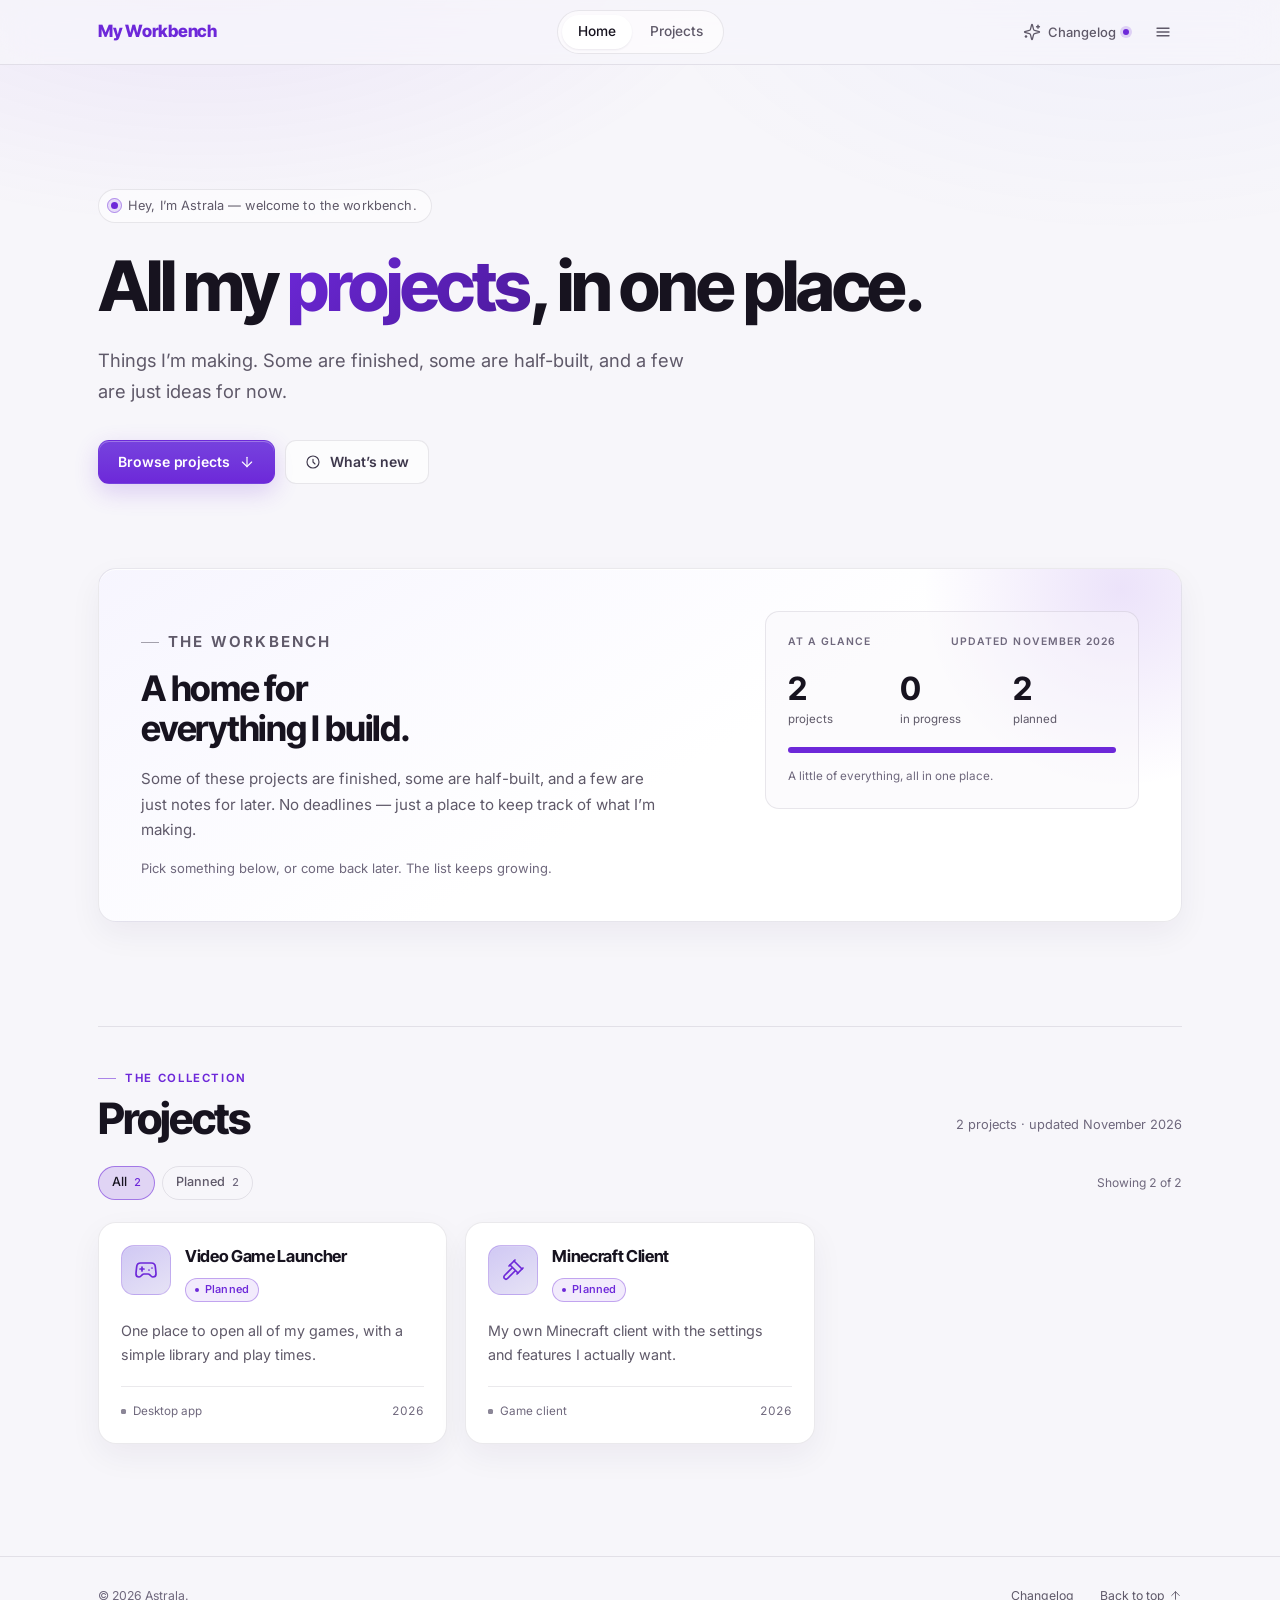
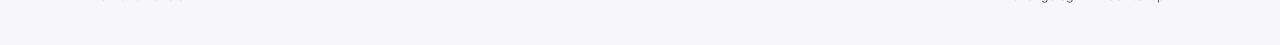
<file: index.html>
<!doctype html>
<html lang="en" data-theme="dark" data-accent="violet" data-motion="full">
<head>
  <meta charset="utf-8">
  <meta name="viewport" content="width=device-width, initial-scale=1">
  <meta name="description" content="A workbench for all of Astrala's projects — finished, in progress, and just ideas for now.">
  <meta name="theme-color" content="#09090d">
  <title>My Workbench — Projects by Astrala</title>

  <link rel="icon" href="favicon.svg" type="image/svg+xml">
  <link rel="preconnect" href="https://fonts.googleapis.com">
  <link rel="preconnect" href="https://fonts.gstatic.com" crossorigin>
  <link href="https://fonts.googleapis.com/css2?family=Inter+Tight:wght@500..800&family=Inter:wght@400..600&display=swap" rel="stylesheet">
  <link rel="stylesheet" href="styles.css?v=1.1.1">

  <script>
    // Apply saved appearance before the first paint so the page never flashes.
    (function () {
      var root = document.documentElement;
      var settings = {};
      try { settings = JSON.parse(localStorage.getItem("workbench.settings") || "{}"); } catch (error) {}
      var theme = settings.theme === "light" || settings.theme === "dark" ? settings.theme : "system";
      var accent = ["violet", "blue", "teal", "rose", "amber"].indexOf(settings.accent) > -1 ? settings.accent : "violet";
      var reduce = typeof settings.reducedMotion === "boolean"
        ? settings.reducedMotion
        : window.matchMedia("(prefers-reduced-motion: reduce)").matches;
      var dark = theme === "dark" || (theme === "system" && window.matchMedia("(prefers-color-scheme: dark)").matches);
      root.setAttribute("data-theme", dark ? "dark" : "light");
      root.setAttribute("data-theme-pref", theme);
      root.setAttribute("data-accent", accent);
      root.setAttribute("data-motion", reduce ? "reduced" : "full");
      root.classList.add("js");

      // Safety net: if app.js fails to finish (for example after an update),
      // reveal the content instead of leaving the page blank.
      window.setTimeout(function () {
        if (!root.classList.contains("js-ready")) root.classList.add("js-failed");
      }, 2500);
    })();
  </script>
</head>
<body>
  <a class="skip-link" href="#home">Skip to content</a>

  <header class="topbar" id="topbar">
    <div class="topbar-inner">
      <a class="brand" href="#home">
        <span class="brand-my">My&nbsp;</span><span>Workbench</span>
      </a>

      <nav class="site-nav" aria-label="Sections">
        <a class="nav-link" href="#home" data-section="home">Home</a>
        <a class="nav-link" href="#projects" data-section="projects">Projects</a>
      </nav>

      <div class="topbar-actions">
        <button class="changelog-trigger" id="changelogTrigger" type="button"
                aria-haspopup="dialog" aria-expanded="false" aria-controls="changelogPopover"
                aria-label="Open changelog">
          <svg class="icon" viewBox="0 0 24 24" aria-hidden="true" focusable="false">
            <path d="M9.94 15.5a2 2 0 0 0-1.44-1.44l-6.13-1.58a.5.5 0 0 1 0-.96L8.5 9.94A2 2 0 0 0 9.94 8.5l1.58-6.14a.5.5 0 0 1 .96 0l1.58 6.14a2 2 0 0 0 1.44 1.44l6.14 1.58a.5.5 0 0 1 0 .96l-6.14 1.58a2 2 0 0 0-1.44 1.44l-1.58 6.14a.5.5 0 0 1-.96 0Z"/>
            <path d="M20 3v4"/><path d="M22 5h-4"/><path d="M4 17v2"/><path d="M5 18H3"/>
          </svg>
          <span class="trigger-label">Changelog</span>
          <span class="update-dot" id="updateDot" aria-hidden="true" hidden></span>
        </button>

        <button class="menu-trigger" id="settingsTrigger" type="button"
                aria-label="Quick settings" aria-haspopup="dialog" aria-expanded="false"
                aria-controls="settingsPanel">
          <svg class="icon icon-menu" viewBox="0 0 24 24" aria-hidden="true" focusable="false">
            <path d="M4 7h16"/><path d="M4 12h16"/><path d="M4 17h16"/>
          </svg>
        </button>
      </div>
    </div>
  </header>

  <main>
    <section class="hero" id="home" aria-labelledby="hero-title">
      <div class="container">
        <p class="eyebrow" data-reveal style="--delay:0ms">
          <span class="pulse-dot" aria-hidden="true"></span>
          <span>Hey, I&rsquo;m <span id="heroName">Astrala</span> &mdash; welcome to the workbench.</span>
        </p>

        <h1 id="hero-title" data-reveal style="--delay:60ms">
          All my <span class="accent-text">projects</span>, in one place.
        </h1>

        <p class="lede" data-reveal style="--delay:120ms">
          Things I&rsquo;m making. Some are finished, some are half-built,
          and a few are just ideas for now.
        </p>

        <div class="hero-actions" data-reveal style="--delay:180ms">
          <a class="btn btn-primary" href="#projects">
            Browse projects
            <svg class="icon" viewBox="0 0 24 24" aria-hidden="true" focusable="false">
              <path d="M12 5v14"/><path d="m19 12-7 7-7-7"/>
            </svg>
          </a>
          <button class="btn btn-ghost" type="button" data-open-changelog>
            <svg class="icon" viewBox="0 0 24 24" aria-hidden="true" focusable="false">
              <path d="M12 8v4l3 3"/><circle cx="12" cy="12" r="9"/>
            </svg>
            What&rsquo;s new
          </button>
        </div>
      </div>
    </section>

    <section class="about" aria-labelledby="about-title">
      <div class="container">
        <div class="about-card" data-reveal>
          <div class="about-copy">
            <p class="kicker">The workbench</p>
            <h2 id="about-title">A home for everything I build.</h2>
            <p>
              Some of these projects are finished, some are half-built, and a few
              are just notes for later. No deadlines &mdash; just a place to keep
              track of what I&rsquo;m making.
            </p>
            <p class="about-hint">
              Pick something below, or come back later. The list keeps growing.
            </p>
          </div>

          <div class="numbers-card">
            <div class="numbers-head">
              <span>At a glance</span>
              <span id="updatedLabel">Updated November 2026</span>
            </div>
            <div class="number-grid">
              <div>
                <strong id="statTotal">6</strong>
                <span>projects</span>
              </div>
              <div>
                <strong id="statActive">2</strong>
                <span>in progress</span>
              </div>
              <div>
                <strong id="statPlanned">3</strong>
                <span>planned</span>
              </div>
            </div>
            <div class="status-bar" id="statusBar" aria-hidden="true"></div>
            <p class="numbers-note">A little of everything, all in one place.</p>
          </div>
        </div>
      </div>
    </section>

    <section class="projects" id="projects" aria-labelledby="projects-title">
      <div class="container">
        <div class="section-head" data-reveal>
          <div>
            <p class="kicker">The collection</p>
            <h2 id="projects-title">Projects</h2>
          </div>
          <p class="section-note" id="projectsNote">6 projects &middot; updated November 2026</p>
        </div>

        <div class="filter-row" data-reveal style="--delay:60ms">
          <div class="filters" id="filters" role="group" aria-label="Filter projects by status"></div>
          <p class="filter-count" id="filterCount" aria-live="polite">Showing 6 of 6</p>
        </div>

        <div class="project-grid" id="projectGrid"></div>
        <p class="empty-state" id="emptyState" hidden>
          Nothing here yet. Try another filter.
        </p>

        <noscript>
          <p class="empty-state">Enable JavaScript to see the project list.</p>
        </noscript>
      </div>
    </section>
  </main>

  <footer class="site-footer">
    <div class="container footer-inner">
      <p>
        &copy; <span id="year">2026</span> <span id="footerName">Astrala</span>.
      </p>
      <div class="footer-links">
        <button class="text-btn" type="button" data-open-changelog>Changelog</button>
        <a class="back-top" href="#home">
          Back to top
          <svg class="icon" viewBox="0 0 24 24" aria-hidden="true" focusable="false">
            <path d="m5 12 7-7 7 7"/><path d="M12 19V5"/>
          </svg>
        </a>
      </div>
    </div>
  </footer>

  <!-- Shared dimmer for the settings drawer and changelog. -->
  <div class="scrim" id="scrim" aria-hidden="true"></div>

  <!-- Quick settings -->
  <aside class="drawer" id="settingsPanel" role="dialog" aria-modal="true"
         aria-labelledby="settingsTitle" aria-hidden="true" inert>
    <div class="drawer-head">
      <div>
        <p class="kicker">Make it yours</p>
        <h2 id="settingsTitle">Quick settings</h2>
      </div>
      <button class="icon-btn" type="button" data-close-overlay aria-label="Close settings">
        <svg class="icon" viewBox="0 0 24 24" aria-hidden="true" focusable="false">
          <path d="M18 6 6 18"/><path d="m6 6 12 12"/>
        </svg>
      </button>
    </div>

    <div class="drawer-body">
      <section class="setting-group" aria-labelledby="themeLabel">
        <h3 id="themeLabel">Theme</h3>
        <div class="theme-grid" role="radiogroup" aria-labelledby="themeLabel">
          <button class="theme-option" type="button" role="radio" data-theme-option="dark" aria-checked="true">
            <span class="theme-preview theme-preview--dark" aria-hidden="true">
              <span></span><span></span><span></span>
            </span>
            <span class="theme-label">Dark</span>
          </button>
          <button class="theme-option" type="button" role="radio" data-theme-option="light" aria-checked="false">
            <span class="theme-preview theme-preview--light" aria-hidden="true">
              <span></span><span></span><span></span>
            </span>
            <span class="theme-label">Light</span>
          </button>
          <button class="theme-option" type="button" role="radio" data-theme-option="system" aria-checked="false">
            <span class="theme-preview theme-preview--system" aria-hidden="true">
              <span></span><span></span><span></span>
            </span>
            <span class="theme-label">System</span>
          </button>
        </div>
      </section>

      <section class="setting-group" aria-labelledby="accentLabel">
        <div class="setting-label-row">
          <h3 id="accentLabel">Accent</h3>
          <span class="setting-value" id="accentName">Violet</span>
        </div>
        <div class="accent-row" role="radiogroup" aria-labelledby="accentLabel">
          <button class="accent-swatch" type="button" role="radio" data-accent-option="violet"
                  aria-checked="true" aria-label="Violet" style="--swatch:#a78bfa">
            <svg class="icon" viewBox="0 0 24 24" aria-hidden="true" focusable="false"><path d="M20 6 9 17l-5-5"/></svg>
          </button>
          <button class="accent-swatch" type="button" role="radio" data-accent-option="blue"
                  aria-checked="false" aria-label="Blue" style="--swatch:#7db2ff">
            <svg class="icon" viewBox="0 0 24 24" aria-hidden="true" focusable="false"><path d="M20 6 9 17l-5-5"/></svg>
          </button>
          <button class="accent-swatch" type="button" role="radio" data-accent-option="teal"
                  aria-checked="false" aria-label="Teal" style="--swatch:#4fd6c3">
            <svg class="icon" viewBox="0 0 24 24" aria-hidden="true" focusable="false"><path d="M20 6 9 17l-5-5"/></svg>
          </button>
          <button class="accent-swatch" type="button" role="radio" data-accent-option="rose"
                  aria-checked="false" aria-label="Rose" style="--swatch:#fb8fc3">
            <svg class="icon" viewBox="0 0 24 24" aria-hidden="true" focusable="false"><path d="M20 6 9 17l-5-5"/></svg>
          </button>
          <button class="accent-swatch" type="button" role="radio" data-accent-option="amber"
                  aria-checked="false" aria-label="Amber" style="--swatch:#f4c05f">
            <svg class="icon" viewBox="0 0 24 24" aria-hidden="true" focusable="false"><path d="M20 6 9 17l-5-5"/></svg>
          </button>
        </div>
      </section>

      <section class="setting-group">
        <div class="setting-row">
          <div>
            <h3 id="motionLabel">Reduce motion</h3>
            <p class="setting-desc">Turn off scroll reveals, hover lifts, and panel animations.</p>
          </div>
          <button class="switch" id="motionToggle" type="button" role="switch"
                  aria-checked="false" aria-labelledby="motionLabel"></button>
        </div>
      </section>

      <div class="drawer-foot">
        <button class="btn btn-ghost btn-block" id="resetSettings" type="button">Reset to defaults</button>
        <p class="fineprint">Saved on this device. Nothing leaves your browser.</p>
      </div>
    </div>
  </aside>

  <!-- Changelog popover, anchored to the corner -->
  <div class="changelog-popover" id="changelogPopover" role="dialog" aria-modal="true"
       aria-labelledby="changelogTitle" aria-hidden="true" inert>
    <div class="changelog-head">
      <div>
        <p class="kicker">Update log</p>
        <h2 id="changelogTitle">What&rsquo;s new</h2>
      </div>
      <button class="icon-btn" type="button" data-close-overlay aria-label="Close changelog">
        <svg class="icon" viewBox="0 0 24 24" aria-hidden="true" focusable="false">
          <path d="M18 6 6 18"/><path d="m6 6 12 12"/>
        </svg>
      </button>
    </div>

    <div class="changelog-body">
      <div class="changelog-list" id="changelogList"></div>
    </div>
  </div>

  <script src="data.js?v=1.1.1"></script>
  <script src="app.js?v=1.1.1"></script>
</body>
</html>
</file>
<file: styles.css>
/* ==================================================================
   My Workbench — styles
   Sections: tokens · base · topbar · hero · about · projects
             footer · overlays · settings · changelog · responsive
   ================================================================== */

/* ---------- Tokens ---------- */

:root {
  color-scheme: dark;

  --font-sans: "Inter", ui-sans-serif, system-ui, -apple-system, "Segoe UI", sans-serif;
  --font-display: "Inter Tight", "Inter", ui-sans-serif, system-ui, sans-serif;

  --maxw: 1140px;
  --pad: 28px;

  --radius-xs: 8px;
  --radius-sm: 10px;
  --radius-md: 14px;
  --radius-lg: 18px;

  --accent: #a78bfa;
  --accent-ink: #14101f;
  --grad-1: color-mix(in oklab, var(--accent) 58%, white);
  --grad-2: var(--accent);

  --bg: #09090d;
  --bg-elev: #0e0e14;
  --surface: #121218;
  --surface-2: #17171f;
  --surface-3: #1e1e28;
  --border: rgba(255, 255, 255, 0.075);
  --border-strong: rgba(255, 255, 255, 0.14);

  --text: #f2f1f7;
  --text-soft: #d2d0dc;
  --muted: #9c99a8;
  --faint: #85818f;

  --header-bg: rgba(9, 9, 13, 0.72);
  --header-shadow: 0 14px 36px rgba(0, 0, 0, 0.32);
  --scrim-bg: rgba(5, 4, 10, 0.58);

  --card-shadow: 0 1px 0 rgba(255, 255, 255, 0.035) inset, 0 12px 32px rgba(0, 0, 0, 0.16);
  --card-hover-shadow: 0 20px 48px rgba(0, 0, 0, 0.32);
  --panel-shadow: 0 40px 100px rgba(0, 0, 0, 0.6), 0 1px 0 rgba(255, 255, 255, 0.04) inset;

  --status-progress: #f0bd6d;
  --status-shipped: #63d6a0;
  --status-planned: var(--accent);

  --ease: cubic-bezier(0.2, 0.7, 0.3, 1);
  --speed: 0.24s;

  --glow-a: color-mix(in oklab, var(--accent) 14%, transparent);
  --glow-b: rgba(95, 115, 255, 0.07);
}

[data-theme="light"] {
  color-scheme: light;

  --accent-ink: #ffffff;
  --grad-1: var(--accent);
  --grad-2: color-mix(in oklab, var(--accent) 78%, black);

  --bg: #f7f6fa;
  --bg-elev: #ffffff;
  --surface: #ffffff;
  --surface-2: #f1eff6;
  --surface-3: #e9e6f0;
  --border: rgba(25, 19, 44, 0.09);
  --border-strong: rgba(25, 19, 44, 0.17);

  --text: #17131f;
  --text-soft: #3d374b;
  --muted: #5f5969;
  --faint: #6f687d;

  --header-bg: rgba(247, 246, 250, 0.8);
  --header-shadow: 0 14px 36px rgba(36, 24, 70, 0.08);
  --scrim-bg: rgba(28, 20, 48, 0.32);

  --card-shadow: 0 1px 0 rgba(255, 255, 255, 0.9) inset, 0 12px 32px rgba(36, 24, 70, 0.055);
  --card-hover-shadow: 0 22px 48px rgba(36, 24, 70, 0.11);
  --panel-shadow: 0 40px 100px rgba(36, 24, 70, 0.18), 0 1px 0 rgba(255, 255, 255, 0.9) inset;

  --status-progress: #a16207;
  --status-shipped: #15803d;

  --glow-a: color-mix(in oklab, var(--accent) 9%, transparent);
  --glow-b: rgba(95, 115, 255, 0.05);
}

/* Accent presets — soft in dark mode, deep in light mode. */
[data-accent="violet"] { --accent: #a78bfa; }
[data-accent="blue"]   { --accent: #7db2ff; }
[data-accent="teal"]   { --accent: #4fd6c3; }
[data-accent="rose"]   { --accent: #fb8fc3; }
[data-accent="amber"]  { --accent: #f4c05f; }

[data-theme="light"][data-accent="violet"] { --accent: #6d28d9; }
[data-theme="light"][data-accent="blue"]   { --accent: #1d4ed8; }
[data-theme="light"][data-accent="teal"]   { --accent: #0f766e; }
[data-theme="light"][data-accent="rose"]   { --accent: #be185d; }
[data-theme="light"][data-accent="amber"]  { --accent: #b45309; }

/* ---------- Base ---------- */

*,
*::before,
*::after { box-sizing: border-box; }

html {
  scroll-behavior: smooth;
  scroll-padding-top: 92px;
  -webkit-text-size-adjust: 100%;
}

body {
  margin: 0;
  min-height: 100vh;
  font-family: var(--font-sans);
  font-size: 16px;
  line-height: 1.6;
  color: var(--text);
  background: var(--bg);
  -webkit-font-smoothing: antialiased;
  -moz-osx-font-smoothing: grayscale;
  text-rendering: optimizeLegibility;
}

body::before {
  content: "";
  position: fixed;
  inset: 0;
  z-index: 0;
  pointer-events: none;
  background:
    radial-gradient(820px 440px at 16% -8%, var(--glow-a), transparent 68%),
    radial-gradient(720px 400px at 88% -4%, var(--glow-b), transparent 68%);
}

body.is-locked {
  overflow: hidden;
  padding-right: var(--scrollbar-offset, 0px);
}

main,
.site-footer,
.topbar { position: relative; z-index: 1; }

h1, h2, h3, p, ul, dl, dd { margin: 0; }
ul { padding: 0; }
button, input, select, textarea { font: inherit; }
button { color: inherit; }
a { color: inherit; }
img, svg { display: block; }
svg { flex: none; }

[hidden] { display: none !important; }

::selection {
  background: color-mix(in oklab, var(--accent) 34%, transparent);
  color: var(--text);
}

:focus-visible {
  outline: 2px solid var(--accent);
  outline-offset: 3px;
}

.container {
  width: 100%;
  max-width: var(--maxw);
  margin-inline: auto;
  padding-inline: var(--pad);
}

.icon {
  width: 18px;
  height: 18px;
  fill: none;
  stroke: currentColor;
  stroke-width: 1.7;
  stroke-linecap: round;
  stroke-linejoin: round;
}

.skip-link {
  position: fixed;
  top: 10px;
  left: 10px;
  z-index: 200;
  padding: 10px 16px;
  border-radius: var(--radius-xs);
  background: var(--accent);
  color: var(--accent-ink);
  font-size: 0.85rem;
  font-weight: 600;
  text-decoration: none;
  transform: translateY(-160%);
  transition: transform var(--speed) var(--ease);
}
.skip-link:focus-visible { transform: none; }

* { scrollbar-width: thin; scrollbar-color: var(--border-strong) transparent; }

/* Scroll reveal. Individual `translate` keeps it out of the way of hover transforms. */
[data-reveal] {
  transition:
    opacity 0.55s var(--ease) var(--delay, 0ms),
    translate 0.55s var(--ease) var(--delay, 0ms);
}
.js [data-reveal] { opacity: 0; translate: 0 14px; }
.js [data-reveal].is-visible { opacity: 1; translate: 0 0; }
/* If the scripts fail to start, keep the content readable. */
.js-failed [data-reveal] { opacity: 1 !important; translate: none !important; }

/* ---------- Topbar ---------- */

.topbar {
  position: sticky;
  top: 0;
  z-index: 50;
  border-bottom: 1px solid var(--border);
  background: var(--header-bg);
  -webkit-backdrop-filter: blur(18px) saturate(150%);
  backdrop-filter: blur(18px) saturate(150%);
  transition: box-shadow var(--speed) var(--ease), border-color var(--speed) var(--ease);
}

.topbar.is-scrolled {
  border-bottom-color: var(--border-strong);
  box-shadow: var(--header-shadow);
}

.topbar-inner {
  display: grid;
  grid-template-columns: minmax(0, 1fr) auto minmax(0, 1fr);
  align-items: center;
  gap: 20px;
  max-width: var(--maxw);
  height: 64px;
  margin-inline: auto;
  padding-inline: var(--pad);
}

.brand {
  justify-self: start;
  font-family: var(--font-display);
  font-size: 1.06rem;
  font-weight: 500;
  letter-spacing: -0.015em;
  color: var(--text-soft);
  text-decoration: none;
  white-space: nowrap;
}

.brand span {
  font-weight: 800;
  color: var(--accent);
}

.site-nav {
  display: flex;
  gap: 2px;
  padding: 4px;
  border: 1px solid var(--border);
  border-radius: 999px;
  background: color-mix(in oklab, var(--surface) 58%, transparent);
}

.nav-link {
  padding: 6px 16px;
  border-radius: 999px;
  font-size: 0.855rem;
  font-weight: 500;
  color: var(--muted);
  text-decoration: none;
  transition: color var(--speed) var(--ease), background-color var(--speed) var(--ease);
}

.nav-link:hover { color: var(--text); }

.nav-link[aria-current] {
  color: var(--text);
  background: var(--surface-2);
  box-shadow: 0 1px 0 rgba(255, 255, 255, 0.05) inset;
}

[data-theme="light"] .nav-link[aria-current] {
  background: #ffffff;
  box-shadow: 0 1px 2px rgba(36, 24, 70, 0.08);
}

.topbar-actions {
  justify-self: end;
  display: flex;
  align-items: center;
  gap: 4px;
}

.changelog-trigger,
.menu-trigger {
  position: relative;
  display: inline-flex;
  align-items: center;
  justify-content: center;
  gap: 7px;
  height: 36px;
  padding: 0 10px;
  border: 1px solid transparent;
  border-radius: var(--radius-xs);
  background: transparent;
  color: var(--muted);
  font-size: 0.8125rem;
  font-weight: 500;
  line-height: 1;
  cursor: pointer;
  transition:
    color var(--speed) var(--ease),
    background-color var(--speed) var(--ease),
    border-color var(--speed) var(--ease);
}

.menu-trigger { padding: 0 9px; }

.changelog-trigger:hover,
.menu-trigger:hover {
  color: var(--text);
  background: var(--surface-2);
  border-color: var(--border);
}

.changelog-trigger[aria-expanded="true"],
.menu-trigger[aria-expanded="true"] {
  color: var(--text);
  background: var(--surface-2);
  border-color: var(--border-strong);
}

.update-dot {
  width: 6px;
  height: 6px;
  border-radius: 50%;
  background: var(--accent);
  box-shadow: 0 0 0 3px color-mix(in oklab, var(--accent) 18%, transparent);
}

/* ---------- Hero ---------- */

.hero {
  padding-block: clamp(72px, 10vw, 124px) clamp(56px, 7vw, 84px);
  scroll-margin-top: 80px;
}

.eyebrow {
  display: inline-flex;
  align-items: center;
  gap: 10px;
  margin-bottom: 28px;
  padding: 7px 14px 7px 12px;
  border: 1px solid var(--border);
  border-radius: 999px;
  background: color-mix(in oklab, var(--surface) 58%, transparent);
  color: var(--muted);
  font-size: 0.8rem;
  letter-spacing: 0.01em;
  line-height: 1.4;
}

.pulse-dot {
  position: relative;
  width: 7px;
  height: 7px;
  border-radius: 50%;
  background: var(--accent);
  box-shadow: 0 0 0 4px color-mix(in oklab, var(--accent) 15%, transparent);
}

.pulse-dot::after {
  content: "";
  position: absolute;
  inset: -4px;
  border-radius: 50%;
  border: 1px solid color-mix(in oklab, var(--accent) 45%, transparent);
  animation: pulse 3s var(--ease) infinite;
}

@keyframes pulse {
  0%, 100% { transform: scale(0.7); opacity: 0; }
  20% { opacity: 0.8; }
  70%, 100% { transform: scale(1.9); opacity: 0; }
}

.hero h1 {
  max-width: 1050px;
  font-family: var(--font-display);
  font-size: clamp(2.7rem, 6vw, 4.35rem);
  font-weight: 750;
  line-height: 1.03;
  letter-spacing: -0.045em;
  text-wrap: balance;
}

.accent-text {
  background-image: linear-gradient(135deg, var(--grad-1), var(--grad-2));
  -webkit-background-clip: text;
  background-clip: text;
  color: transparent;
  -webkit-text-fill-color: transparent;
  padding-right: 0.03em;
}

.lede {
  max-width: 50ch;
  margin-top: 22px;
  color: var(--muted);
  font-size: clamp(1rem, 1.5vw, 1.15rem);
  line-height: 1.68;
}

.hero-actions {
  display: flex;
  flex-wrap: wrap;
  gap: 10px;
  margin-top: 34px;
}

/* ---------- Buttons ---------- */

.btn {
  display: inline-flex;
  align-items: center;
  justify-content: center;
  gap: 9px;
  height: 44px;
  padding: 0 19px;
  border: 1px solid transparent;
  border-radius: 11px;
  font-size: 0.875rem;
  font-weight: 600;
  letter-spacing: -0.005em;
  line-height: 1;
  text-decoration: none;
  cursor: pointer;
  transition:
    transform var(--speed) var(--ease),
    background-color var(--speed) var(--ease),
    border-color var(--speed) var(--ease),
    color var(--speed) var(--ease),
    box-shadow var(--speed) var(--ease),
    filter var(--speed) var(--ease);
}

.btn .icon { width: 16px; height: 16px; }

.btn-primary {
  background-image: linear-gradient(180deg, color-mix(in oklab, var(--accent) 92%, white), var(--accent));
  color: var(--accent-ink);
  box-shadow:
    0 1px 0 rgba(255, 255, 255, 0.28) inset,
    0 8px 24px color-mix(in oklab, var(--accent) 20%, transparent);
}

.btn-primary:hover {
  transform: translateY(-1px);
  filter: brightness(1.06);
  box-shadow:
    0 1px 0 rgba(255, 255, 255, 0.32) inset,
    0 12px 30px color-mix(in oklab, var(--accent) 28%, transparent);
}

.btn-primary:active { transform: translateY(0); filter: brightness(0.98); }

.btn-ghost {
  background: color-mix(in oklab, var(--surface) 62%, transparent);
  border-color: var(--border);
  color: var(--text-soft);
}

.btn-ghost:hover {
  background: var(--surface-2);
  border-color: var(--border-strong);
  color: var(--text);
}

.btn-block { width: 100%; }

/* ---------- About ---------- */

.about { padding-bottom: clamp(64px, 9vw, 104px); }

.about-card {
  position: relative;
  display: grid;
  grid-template-columns: minmax(0, 1.3fr) minmax(0, 0.85fr);
  gap: clamp(28px, 4vw, 52px);
  overflow: hidden;
  padding: clamp(24px, 4vw, 42px);
  border: 1px solid var(--border);
  border-radius: var(--radius-lg);
  background:
    linear-gradient(150deg, color-mix(in oklab, var(--accent) 5%, var(--surface)), var(--surface) 55%);
  box-shadow: var(--card-shadow);
}

.about-card::before {
  content: "";
  position: absolute;
  top: -180px;
  right: -140px;
  width: 400px;
  height: 400px;
  background: radial-gradient(circle, color-mix(in oklab, var(--accent) 13%, transparent), transparent 70%);
  pointer-events: none;
}

.about-copy { position: relative; align-self: center; }

.kicker {
  display: flex;
  align-items: center;
  gap: 9px;
  margin-bottom: 14px;
  color: var(--accent);
  font-size: 0.71rem;
  font-weight: 650;
  letter-spacing: 0.145em;
  line-height: 1;
  text-transform: uppercase;
}

.kicker::before {
  content: "";
  width: 18px;
  height: 1px;
  background: currentColor;
  opacity: 0.55;
}

.about h2 {
  max-width: 16ch;
  font-family: var(--font-display);
  font-size: clamp(1.7rem, 3vw, 2.2rem);
  font-weight: 720;
  line-height: 1.12;
  letter-spacing: -0.035em;
  text-wrap: balance;
}

.about-copy > p {
  max-width: 52ch;
  margin-top: 18px;
  color: var(--muted);
  font-size: 0.945rem;
  line-height: 1.7;
}

.about-copy .about-hint {
  margin-top: 14px;
  color: var(--faint);
  font-size: 0.8125rem;
}

.numbers-card {
  position: relative;
  align-self: start;
  padding: 22px;
  border: 1px solid var(--border);
  border-radius: var(--radius-md);
  background: color-mix(in oklab, var(--bg) 42%, transparent);
}

.numbers-head {
  display: flex;
  align-items: center;
  justify-content: space-between;
  gap: 12px;
  color: var(--faint);
  font-size: 0.65rem;
  font-weight: 600;
  letter-spacing: 0.1em;
  text-transform: uppercase;
}

.number-grid {
  display: grid;
  grid-template-columns: repeat(3, minmax(0, 1fr));
  gap: 10px;
  margin: 22px 0 20px;
}

.number-grid strong {
  display: block;
  font-family: var(--font-display);
  font-size: 2rem;
  font-weight: 700;
  line-height: 1;
  letter-spacing: -0.045em;
}

.number-grid span {
  display: block;
  margin-top: 7px;
  color: var(--muted);
  font-size: 0.72rem;
  line-height: 1.3;
}

.status-bar {
  display: flex;
  gap: 3px;
  height: 6px;
}

.status-seg {
  min-width: 0;
  border-radius: 99px;
  background: var(--border-strong);
}

.status-seg--progress { background: var(--status-progress); }
.status-seg--planned { background: var(--status-planned); }
.status-seg--shipped { background: var(--status-shipped); }

.numbers-note {
  margin-top: 15px;
  color: var(--faint);
  font-size: 0.73rem;
  line-height: 1.5;
}

/* ---------- Projects ---------- */

.projects {
  padding-bottom: clamp(72px, 9vw, 112px);
  scroll-margin-top: 76px;
}

.section-head {
  display: flex;
  align-items: flex-end;
  justify-content: space-between;
  gap: 24px;
  padding-top: clamp(28px, 4vw, 46px);
  border-top: 1px solid var(--border);
}

.section-head h2 {
  font-family: var(--font-display);
  font-size: clamp(1.95rem, 3.6vw, 2.7rem);
  font-weight: 750;
  line-height: 1;
  letter-spacing: -0.045em;
}

.section-head .kicker { margin-bottom: 12px; }

.section-note {
  padding-bottom: 4px;
  color: var(--faint);
  font-size: 0.8rem;
  white-space: nowrap;
}

.filter-row {
  display: flex;
  align-items: center;
  gap: 20px;
  margin: 26px 0 22px;
}

.filters {
  display: flex;
  flex-wrap: wrap;
  gap: 7px;
}

.filter {
  display: inline-flex;
  align-items: center;
  gap: 7px;
  height: 34px;
  padding: 0 13px;
  border: 1px solid var(--border);
  border-radius: 999px;
  background: transparent;
  color: var(--muted);
  font-size: 0.79rem;
  font-weight: 500;
  line-height: 1;
  cursor: pointer;
  transition:
    color var(--speed) var(--ease),
    background-color var(--speed) var(--ease),
    border-color var(--speed) var(--ease);
}

.filter:hover {
  color: var(--text);
  background: var(--surface);
  border-color: var(--border-strong);
}

.filter[aria-pressed="true"] {
  color: var(--text);
  background: color-mix(in oklab, var(--accent) 16%, transparent);
  border-color: color-mix(in oklab, var(--accent) 55%, transparent);
}

.filter-num {
  color: var(--faint);
  font-size: 0.68rem;
  font-variant-numeric: tabular-nums;
  line-height: 1;
}

.filter[aria-pressed="true"] .filter-num { color: var(--accent); }

.filter-count {
  margin-left: auto;
  color: var(--faint);
  font-size: 0.75rem;
  font-variant-numeric: tabular-nums;
  white-space: nowrap;
}

.project-grid {
  display: grid;
  grid-template-columns: repeat(auto-fill, minmax(min(100%, 318px), 1fr));
  gap: 18px;
}

.project-card {
  position: relative;
  display: flex;
  flex-direction: column;
  overflow: hidden;
  padding: 22px;
  border: 1px solid var(--border);
  border-radius: var(--radius-lg);
  background: var(--surface);
  box-shadow: var(--card-shadow);
  transition:
    transform var(--speed) var(--ease),
    border-color var(--speed) var(--ease),
    background-color var(--speed) var(--ease),
    box-shadow var(--speed) var(--ease);
}

.project-card::before {
  content: "";
  position: absolute;
  inset: 0;
  background: radial-gradient(340px 180px at 30% -30%, color-mix(in oklab, var(--accent) 12%, transparent), transparent 70%);
  opacity: 0;
  pointer-events: none;
  transition: opacity var(--speed) var(--ease);
}

.project-card:hover {
  transform: translateY(-3px);
  border-color: color-mix(in oklab, var(--accent) 28%, var(--border));
  box-shadow: var(--card-hover-shadow);
}

.project-card:hover::before { opacity: 1; }

.card-top {
  position: relative;
  display: flex;
  align-items: flex-start;
  gap: 14px;
}

.project-icon {
  display: grid;
  place-items: center;
  width: 50px;
  height: 50px;
  border: 1px solid color-mix(in oklab, var(--accent) 22%, transparent);
  border-radius: 13px;
  background:
    linear-gradient(150deg, color-mix(in oklab, var(--accent) 22%, var(--surface-2)), color-mix(in oklab, var(--accent) 7%, var(--surface-2)));
  color: var(--accent);
  box-shadow: 0 1px 0 rgba(255, 255, 255, 0.1) inset;
  transition: transform var(--speed) var(--ease);
}

.project-card:hover .project-icon { transform: scale(1.04); }

.project-icon svg {
  width: 24px;
  height: 24px;
  fill: none;
  stroke: currentColor;
  stroke-width: 1.7;
  stroke-linecap: round;
  stroke-linejoin: round;
}

.project-info { min-width: 0; padding-top: 1px; }

.project-title {
  margin-bottom: 8px;
  font-family: var(--font-display);
  font-size: 1.03rem;
  font-weight: 700;
  line-height: 1.25;
  letter-spacing: -0.02em;
}

.status {
  display: inline-flex;
  align-items: center;
  gap: 6px;
  padding: 3px 9px;
  border: 1px solid color-mix(in oklab, var(--status-color) 36%, transparent);
  border-radius: 999px;
  background: color-mix(in oklab, var(--status-color) 9%, transparent);
  color: var(--status-color);
  font-size: 0.685rem;
  font-weight: 550;
  line-height: 1.45;
  letter-spacing: 0.015em;
}

.status::before {
  content: "";
  width: 4px;
  height: 4px;
  border-radius: 50%;
  background: currentColor;
}

.status--progress { --status-color: var(--status-progress); }
.status--planned { --status-color: var(--status-planned); }
.status--shipped { --status-color: var(--status-shipped); }

.project-desc {
  position: relative;
  flex: 1;
  margin-top: 17px;
  color: var(--muted);
  font-size: 0.895rem;
  line-height: 1.65;
}

.card-foot {
  position: relative;
  display: flex;
  align-items: center;
  justify-content: space-between;
  gap: 12px;
  margin-top: 20px;
  padding-top: 15px;
  border-top: 1px solid var(--border);
  color: var(--faint);
  font-size: 0.73rem;
}

.card-category {
  display: inline-flex;
  align-items: center;
  gap: 7px;
  min-width: 0;
}

.card-category::before {
  content: "";
  width: 5px;
  height: 5px;
  border-radius: 1.5px;
  background: var(--faint);
  opacity: 0.8;
}

.card-year { font-variant-numeric: tabular-nums; }

.card-link {
  display: inline-flex;
  align-items: center;
  gap: 4px;
  color: var(--text-soft);
  font-weight: 500;
  text-decoration: none;
  transition: color var(--speed) var(--ease);
}

.card-link:hover { color: var(--accent); }
.card-link .icon { width: 14px; height: 14px; }

.empty-state {
  padding: 34px 0 10px;
  color: var(--faint);
  font-size: 0.9rem;
}

/* ---------- Footer ---------- */

.site-footer {
  padding: 28px 0 38px;
  border-top: 1px solid var(--border);
}

.footer-inner {
  display: flex;
  flex-wrap: wrap;
  align-items: center;
  justify-content: space-between;
  gap: 14px 24px;
  color: var(--faint);
  font-size: 0.765rem;
}

.footer-links {
  display: flex;
  align-items: center;
  gap: 20px;
}

.footer-links a,
.footer-links button {
  display: inline-flex;
  align-items: center;
  gap: 5px;
  border: 0;
  background: none;
  color: var(--muted);
  font-size: inherit;
  text-decoration: none;
  cursor: pointer;
  transition: color var(--speed) var(--ease);
}

.footer-links a:hover,
.footer-links button:hover { color: var(--accent); }

.back-top .icon { width: 13px; height: 13px; }

/* ---------- Scrim ---------- */

.scrim {
  position: fixed;
  inset: 0;
  z-index: 70;
  visibility: hidden;
  opacity: 0;
  background: var(--scrim-bg);
  -webkit-backdrop-filter: blur(3px);
  backdrop-filter: blur(3px);
  transition: opacity 0.25s var(--ease), visibility 0s linear 0.25s;
}

.scrim.is-open {
  visibility: visible;
  opacity: 1;
  transition: opacity 0.25s var(--ease), visibility 0s;
}

.scrim--soft {
  -webkit-backdrop-filter: blur(1.5px);
  backdrop-filter: blur(1.5px);
}
.scrim--soft.is-open { opacity: 0.72; }

/* ---------- Settings drawer ---------- */

.drawer {
  position: fixed;
  top: 0;
  right: 0;
  bottom: 0;
  z-index: 80;
  display: flex;
  flex-direction: column;
  width: min(402px, 100vw);
  visibility: hidden;
  transform: translateX(100%);
  border-left: 1px solid var(--border-strong);
  background: var(--bg-elev);
  box-shadow: var(--panel-shadow);
  transition: transform 0.32s var(--ease), visibility 0s linear 0.32s;
}

.drawer.is-open {
  visibility: visible;
  transform: translateX(0);
  transition: transform 0.32s var(--ease), visibility 0s;
}

.drawer-head {
  display: flex;
  align-items: flex-start;
  justify-content: space-between;
  gap: 16px;
  padding: 26px 24px 20px;
  border-bottom: 1px solid var(--border);
}

.drawer-head .kicker { margin-bottom: 10px; }

.drawer-head h2 {
  font-family: var(--font-display);
  font-size: 1.4rem;
  font-weight: 720;
  line-height: 1;
  letter-spacing: -0.035em;
}

.icon-btn {
  display: grid;
  place-items: center;
  width: 34px;
  height: 34px;
  padding: 0;
  border: 1px solid var(--border);
  border-radius: var(--radius-xs);
  background: transparent;
  color: var(--muted);
  cursor: pointer;
  transition:
    color var(--speed) var(--ease),
    background-color var(--speed) var(--ease),
    border-color var(--speed) var(--ease);
}

.icon-btn:hover {
  color: var(--text);
  background: var(--surface-2);
  border-color: var(--border-strong);
}

.drawer-body {
  flex: 1;
  overflow-y: auto;
  overscroll-behavior: contain;
  padding: 24px;
}

.setting-group + .setting-group {
  margin-top: 26px;
  padding-top: 24px;
  border-top: 1px solid var(--border);
}

.setting-group h3 {
  color: var(--text-soft);
  font-size: 0.78rem;
  font-weight: 600;
  line-height: 1.3;
  letter-spacing: 0.01em;
}

.setting-label-row {
  display: flex;
  align-items: baseline;
  justify-content: space-between;
  gap: 12px;
  margin-bottom: 13px;
}

.setting-value {
  color: var(--faint);
  font-size: 0.72rem;
}

.theme-grid {
  display: grid;
  grid-template-columns: repeat(3, minmax(0, 1fr));
  gap: 8px;
  margin-top: 12px;
}

.theme-option {
  display: flex;
  flex-direction: column;
  gap: 8px;
  padding: 7px;
  border: 1px solid var(--border);
  border-radius: var(--radius-sm);
  background: var(--surface);
  color: var(--muted);
  font-size: 0.73rem;
  font-weight: 600;
  text-align: left;
  cursor: pointer;
  transition:
    color var(--speed) var(--ease),
    border-color var(--speed) var(--ease),
    background-color var(--speed) var(--ease);
}

.theme-option:hover { border-color: var(--border-strong); }

.theme-option[aria-checked="true"] {
  color: var(--text);
  border-color: color-mix(in oklab, var(--accent) 52%, transparent);
  background: color-mix(in oklab, var(--accent) 8%, var(--surface));
}

.theme-preview {
  display: flex;
  flex-direction: column;
  justify-content: center;
  gap: 4px;
  height: 46px;
  padding: 8px;
  border: 1px solid rgba(128, 128, 140, 0.16);
  border-radius: 7px;
  overflow: hidden;
}

.theme-preview span {
  display: block;
  height: 3px;
  border-radius: 99px;
}

.theme-preview span:nth-child(1) { width: 48%; background: currentColor; opacity: 0.75; }
.theme-preview span:nth-child(2) { width: 78%; opacity: 0.26; background: currentColor; }
.theme-preview span:nth-child(3) { width: 36%; opacity: 0.14; background: currentColor; }

.theme-preview--dark { background: #0b0b10; color: #d9d4ff; }
.theme-preview--light { background: #f8f7fb; color: #5b526e; }
.theme-preview--system {
  background: linear-gradient(90deg, #0b0b10 0 50%, #f8f7fb 50% 100%);
  color: #a9a1bd;
}

.theme-label { padding: 0 2px 2px; }

.accent-row {
  display: flex;
  flex-wrap: wrap;
  gap: 11px;
}

.accent-swatch {
  position: relative;
  display: grid;
  place-items: center;
  width: 34px;
  height: 34px;
  padding: 0;
  border: 1px solid rgba(0, 0, 0, 0.14);
  border-radius: 50%;
  background: var(--swatch);
  color: #14101f;
  cursor: pointer;
  transition: transform 0.18s var(--ease), box-shadow 0.18s var(--ease);
}

.accent-swatch:hover { transform: scale(1.07); }

.accent-swatch:focus-visible {
  outline-offset: 4px;
}

.accent-swatch[aria-checked="true"] {
  box-shadow: 0 0 0 2px var(--bg-elev), 0 0 0 4px var(--swatch);
}

.accent-swatch .icon {
  width: 15px;
  height: 15px;
  stroke-width: 2.4;
  opacity: 0;
  transform: scale(0.6);
  transition: opacity 0.18s var(--ease), transform 0.18s var(--ease);
}

.accent-swatch[aria-checked="true"] .icon {
  opacity: 1;
  transform: scale(1);
}

.setting-row {
  display: flex;
  align-items: flex-start;
  justify-content: space-between;
  gap: 20px;
}

.setting-desc {
  max-width: 28ch;
  margin-top: 7px;
  color: var(--faint);
  font-size: 0.74rem;
  line-height: 1.55;
}

.switch {
  position: relative;
  flex: none;
  width: 44px;
  height: 26px;
  margin-top: 1px;
  padding: 0;
  border: 1px solid var(--border-strong);
  border-radius: 999px;
  background: var(--surface-2);
  cursor: pointer;
  transition: background-color var(--speed) var(--ease), border-color var(--speed) var(--ease);
}

.switch::after {
  content: "";
  position: absolute;
  top: 50%;
  left: 3px;
  width: 18px;
  height: 18px;
  border-radius: 50%;
  background: var(--muted);
  transform: translateY(-50%);
  transition: left var(--speed) var(--ease), background-color var(--speed) var(--ease);
}

.switch[aria-checked="true"] {
  background: var(--accent);
  border-color: transparent;
}

.switch[aria-checked="true"]::after {
  left: calc(100% - 21px);
  background: var(--accent-ink);
}

.drawer-foot {
  margin-top: 30px;
  padding-top: 22px;
  border-top: 1px solid var(--border);
}

.drawer-foot .btn { height: 40px; font-size: 0.82rem; }

.fineprint {
  margin-top: 13px;
  color: var(--faint);
  font-size: 0.7rem;
  text-align: center;
}

/* ---------- Changelog ---------- */

.changelog-popover {
  position: fixed;
  top: 76px;
  right: max(14px, calc((100vw - var(--maxw)) / 2 + var(--pad)));
  z-index: 80;
  display: flex;
  flex-direction: column;
  width: min(392px, calc(100vw - 28px));
  max-height: calc(100dvh - 100px);
  visibility: hidden;
  opacity: 0;
  transform: translateY(-7px) scale(0.985);
  transform-origin: top right;
  border: 1px solid var(--border-strong);
  border-radius: 16px;
  background: var(--bg-elev);
  box-shadow: var(--panel-shadow);
  pointer-events: none;
  transition:
    opacity 0.2s var(--ease),
    transform 0.2s var(--ease),
    visibility 0s linear 0.2s;
}

.changelog-popover.is-open {
  visibility: visible;
  opacity: 1;
  transform: none;
  pointer-events: auto;
  transition:
    opacity 0.2s var(--ease),
    transform 0.2s var(--ease),
    visibility 0s;
}

.changelog-head {
  display: flex;
  align-items: flex-start;
  justify-content: space-between;
  gap: 16px;
  padding: 19px 20px 17px;
  border-bottom: 1px solid var(--border);
}

.changelog-head .kicker { margin-bottom: 8px; }

.changelog-head h2 {
  font-family: var(--font-display);
  font-size: 1.25rem;
  font-weight: 720;
  line-height: 1;
  letter-spacing: -0.03em;
}

.changelog-body {
  overflow-y: auto;
  overscroll-behavior: contain;
}

.changelog-list { padding: 4px 20px 10px; }

.log-entry {
  padding: 18px 0;
  border-bottom: 1px solid var(--border);
}

.log-entry:last-child { border-bottom: 0; }

.log-meta {
  display: flex;
  align-items: center;
  gap: 8px;
  margin-bottom: 9px;
}

.log-version {
  padding: 2px 7px;
  border: 1px solid var(--border);
  border-radius: 5px;
  background: var(--surface);
  color: var(--text-soft);
  font-size: 0.65rem;
  font-weight: 600;
  font-variant-numeric: tabular-nums;
  letter-spacing: 0.02em;
  line-height: 1.5;
}

.log-date {
  color: var(--faint);
  font-size: 0.68rem;
}

.log-latest {
  margin-left: auto;
  padding: 2px 7px;
  border-radius: 99px;
  background: color-mix(in oklab, var(--accent) 13%, transparent);
  color: var(--accent);
  font-size: 0.61rem;
  font-weight: 600;
  letter-spacing: 0.04em;
  line-height: 1.5;
  text-transform: uppercase;
}

.log-entry h3 {
  margin-bottom: 9px;
  font-family: var(--font-display);
  font-size: 0.95rem;
  font-weight: 650;
  line-height: 1.3;
  letter-spacing: -0.015em;
}

.log-entry ul {
  display: grid;
  gap: 6px;
  list-style: none;
}

.log-entry li {
  position: relative;
  padding-left: 14px;
  color: var(--muted);
  font-size: 0.775rem;
  line-height: 1.55;
}

.log-entry li::before {
  content: "";
  position: absolute;
  top: 0.62em;
  left: 1px;
  width: 4px;
  height: 4px;
  border-radius: 50%;
  background: var(--accent);
  opacity: 0.7;
}

/* ---------- Responsive ---------- */

@media (max-width: 900px) {
  .trigger-label { display: none; }
  .changelog-trigger { padding: 0 8px; }
  .update-dot {
    position: absolute;
    top: 7px;
    right: 7px;
    width: 5px;
    height: 5px;
    box-shadow: 0 0 0 2px var(--bg-elev);
  }

  .about-card { grid-template-columns: 1fr; }
  .numbers-card { align-self: stretch; }
  .about h2 { max-width: 20ch; }
}

@media (max-width: 700px) {
  :root { --pad: 20px; }

  .topbar-inner { height: 60px; gap: 12px; }
  .brand { font-size: 1rem; }
  .nav-link { padding: 6px 13px; }
  .section-head { align-items: flex-start; }
  .section-note { padding-top: 6px; }
  .filter-row { flex-wrap: wrap; gap: 10px; }
  .filter-count { margin-left: 0; width: 100%; }
  .changelog-popover {
    top: 70px;
    left: 14px;
    right: 14px;
    width: auto;
    max-height: calc(100dvh - 88px);
    transform-origin: top center;
  }
  .hero h1 { letter-spacing: -0.04em; }
}

@media (max-width: 560px) {
  :root { --pad: 18px; }

  .topbar-inner { gap: 8px; }
  .brand { font-size: 0.95rem; }
  .brand-my { display: none; }
  .site-nav { padding: 3px; gap: 0; }
  .nav-link { padding: 6px 11px; font-size: 0.79rem; }
  .changelog-trigger,
  .menu-trigger { height: 34px; }
  .topbar-actions { gap: 1px; }

  .hero { padding-top: 58px; }
  .eyebrow {
    font-size: 0.75rem;
    padding: 6px 12px;
    max-width: 100%;
  }
  .hero h1 { font-size: clamp(2.4rem, 11vw, 3rem); }
  .lede { margin-top: 18px; }
  .hero-actions { margin-top: 28px; }
  .hero-actions .btn { flex: 1 1 auto; }

  .about-card { padding: 22px; }
  .number-grid strong { font-size: 1.75rem; }
  .project-card { padding: 20px; }
  .section-head { flex-direction: column; gap: 10px; }
  .section-note { padding: 0; white-space: normal; }

  .filter-row { display: block; margin: 22px 0 18px; }
  .filter-count { display: none; }
  .filters {
    flex-wrap: nowrap;
    overflow-x: auto;
    padding-bottom: 2px;
    scrollbar-width: none;
  }
  .filters::-webkit-scrollbar { display: none; }
  .filter { flex: 0 0 auto; }

  .footer-inner { align-items: flex-start; flex-direction: column; gap: 12px; }
  .footer-links { width: 100%; justify-content: space-between; }

  .drawer { width: 100vw; border-left: 0; }
  .drawer-head { padding: 22px 20px 18px; }
  .drawer-body { padding: 22px 20px 30px; }

  .changelog-list { padding-inline: 18px; }
  .changelog-head { padding-inline: 18px; }
}

/* ---------- Motion preferences ---------- */

@media (prefers-reduced-motion: reduce) {
  html { scroll-behavior: auto; }
  *,
  *::before,
  *::after {
    animation-duration: 0.01ms !important;
    animation-iteration-count: 1 !important;
    transition-duration: 0.01ms !important;
  }
  .js [data-reveal] { opacity: 1; translate: none; }
}

[data-motion="reduced"] { scroll-behavior: auto; }

[data-motion="reduced"] *,
[data-motion="reduced"] *::before,
[data-motion="reduced"] *::after {
  animation-duration: 0.01ms !important;
  animation-iteration-count: 1 !important;
  transition-duration: 0.01ms !important;
}

[data-motion="reduced"] .js [data-reveal],
[data-motion="reduced"] [data-reveal] {
  opacity: 1;
  translate: none;
}

/* Applied for a frame or two while switching theme or accent. */
.theme-switching,
.theme-switching *,
.theme-switching *::before,
.theme-switching *::after {
  transition: none !important;
}
</file>
